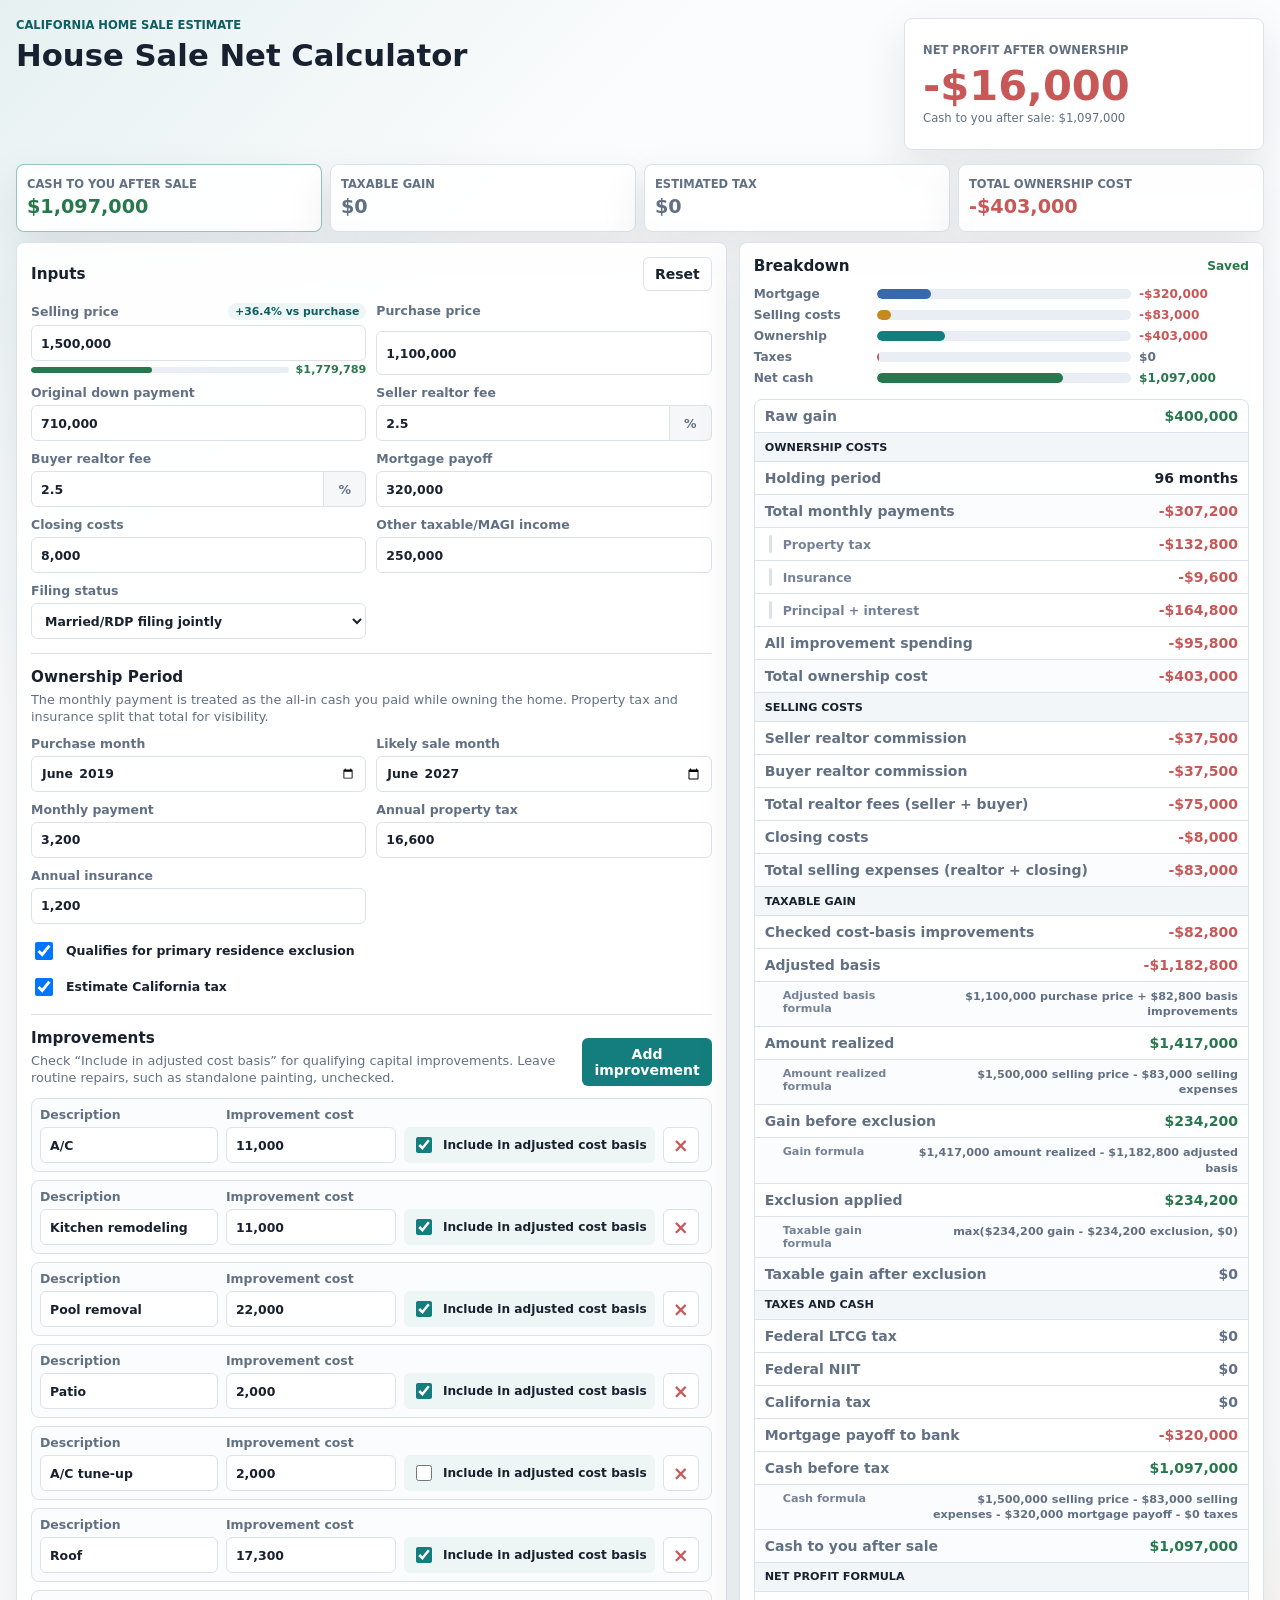
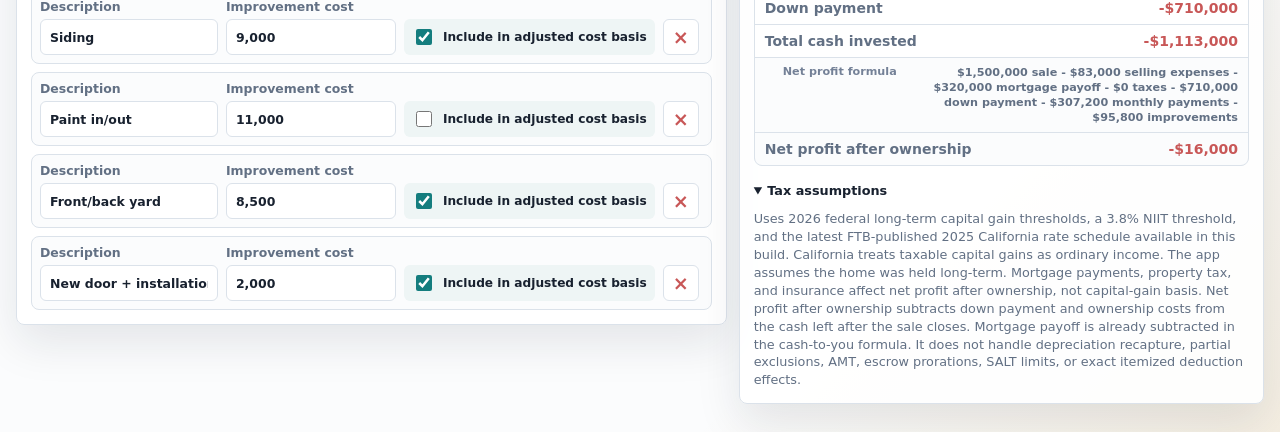
<file: calculator/index.html>
<!doctype html>
<html lang="en">
  <head>
    <meta charset="utf-8" />
    <meta name="viewport" content="width=device-width, initial-scale=1" />
    <title>House Sale Net Calculator</title>
    <link rel="icon" type="image/svg+xml" href="/calculator/favicon.svg" />
    <link rel="stylesheet" href="/calculator/styles.css" />
  </head>
  <body>
    <main class="app-shell">
      <section class="masthead">
        <div>
          <p class="eyebrow">California home sale estimate</p>
          <h1>House Sale Net Calculator</h1>
        </div>
        <div class="snapshot" aria-label="Estimated net profit summary">
          <span>Net profit after ownership</span>
          <strong id="heroNet">$0</strong>
          <small id="heroProfit">Cash to you after sale: $0</small>
        </div>
      </section>

      <section class="summary-grid" aria-label="Main results">
        <article class="metric metric-primary">
          <span>Cash to you after sale</span>
          <strong id="netCash">$0</strong>
        </article>
        <article class="metric">
          <span>Taxable gain</span>
          <strong id="taxableGain">$0</strong>
        </article>
        <article class="metric">
          <span>Estimated tax</span>
          <strong id="totalTax">$0</strong>
        </article>
        <article class="metric">
          <span>Total ownership cost</span>
          <strong id="ownershipCost">$0</strong>
        </article>
      </section>

      <div class="workspace">
        <section class="panel input-panel">
          <div class="panel-heading">
            <h2>Inputs</h2>
            <button class="ghost-button" id="resetButton" type="button">Reset</button>
          </div>

          <div class="field-grid">
            <label class="selling-price-field">
              <span class="label-with-badge">
                Selling price
                <small id="salePriceLift">0% vs purchase</small>
              </span>
              <input data-field="sellingPrice" inputmode="decimal" type="text" />
              <div class="exclusion-gauge" id="exclusionGauge">
                <div
                  class="exclusion-track"
                  id="exclusionTrack"
                  role="progressbar"
                  aria-label="Primary residence gain exclusion used"
                  aria-valuemin="0"
                  aria-valuemax="500000"
                  aria-valuenow="0"
                >
                  <span id="exclusionFill"></span>
                </div>
                <strong id="exclusionTargetPrice">$0</strong>
              </div>
            </label>
            <label>
              <span>Purchase price</span>
              <input data-field="purchasePrice" inputmode="decimal" type="text" />
            </label>
            <label>
              <span>Original down payment</span>
              <input data-field="downPayment" inputmode="decimal" type="text" />
            </label>
            <label>
              <span>Seller realtor fee</span>
              <div class="with-suffix">
                <input data-field="sellerRealtorPct" inputmode="decimal" type="text" />
                <span>%</span>
              </div>
            </label>
            <label>
              <span>Buyer realtor fee</span>
              <div class="with-suffix">
                <input data-field="buyerRealtorPct" inputmode="decimal" type="text" />
                <span>%</span>
              </div>
            </label>
            <label>
              <span>Mortgage payoff</span>
              <input data-field="mortgagePayoff" inputmode="decimal" type="text" />
            </label>
            <label>
              <span>Closing costs</span>
              <input data-field="closingCosts" inputmode="decimal" type="text" />
            </label>
            <label>
              <span>Other taxable/MAGI income</span>
              <input data-field="otherIncome" inputmode="decimal" type="text" />
            </label>
            <label>
              <span>Filing status</span>
              <select data-field="filingStatus">
                <option value="married">Married/RDP filing jointly</option>
                <option value="single">Single</option>
              </select>
            </label>
          </div>

          <div class="subsection">
            <div class="section-copy">
              <h2>Ownership Period</h2>
              <p>
                The monthly payment is treated as the all-in cash you paid while
                owning the home. Property tax and insurance split that total for
                visibility.
              </p>
            </div>
            <div class="field-grid">
              <label>
                <span>Purchase month</span>
                <input data-field="purchaseMonth" type="month" />
              </label>
              <label>
                <span>Likely sale month</span>
                <input data-field="saleMonth" type="month" />
              </label>
              <label>
                <span>Monthly payment</span>
                <input data-field="monthlyHousingPayment" inputmode="decimal" type="text" />
              </label>
              <label>
                <span>Annual property tax</span>
                <input data-field="annualPropertyTax" inputmode="decimal" type="text" />
              </label>
              <label>
                <span>Annual insurance</span>
                <input data-field="annualInsurance" inputmode="decimal" type="text" />
              </label>
            </div>
          </div>

          <div class="toggle-row">
            <label class="toggle">
              <input data-field="qualifiesForExclusion" type="checkbox" />
              <span>Qualifies for primary residence exclusion</span>
            </label>
            <label class="toggle">
              <input data-field="useCaliforniaTax" type="checkbox" />
              <span>Estimate California tax</span>
            </label>
          </div>

          <div class="costs-header">
            <div>
              <h2>Improvements</h2>
              <p>
                Check “Include in adjusted cost basis” for qualifying capital
                improvements. Leave routine repairs, such as standalone painting,
                unchecked.
              </p>
            </div>
            <button class="primary-button" id="addCostButton" type="button">Add improvement</button>
          </div>

          <div class="cost-list" id="costList" aria-live="polite"></div>
        </section>

        <section class="panel results-panel">
          <div class="panel-heading">
            <h2>Breakdown</h2>
            <span id="savedState">Saved</span>
          </div>

          <div class="bar-stack" id="barStack" aria-label="Sale proceeds allocation"></div>

          <dl class="breakdown">
            <div><dt>Raw gain</dt><dd id="rawGain">$0</dd></div>
            <div class="breakdown-heading"><dt>Ownership costs</dt><dd></dd></div>
            <div><dt>Holding period</dt><dd id="holdingPeriod">0 months</dd></div>
            <div class="parent-row"><dt>Total monthly payments</dt><dd id="totalMonthlyPayments">$0</dd></div>
            <div class="child-row"><dt>Property tax</dt><dd id="propertyTaxPaid">$0</dd></div>
            <div class="child-row"><dt>Insurance</dt><dd id="insurancePaid">$0</dd></div>
            <div class="child-row"><dt>Principal + interest</dt><dd id="mortgagePaymentPortion">$0</dd></div>
            <div><dt>All improvement spending</dt><dd id="allTrackedCosts">$0</dd></div>
            <div class="parent-row"><dt>Total ownership cost</dt><dd id="totalOwnershipCost">$0</dd></div>

            <div class="breakdown-heading"><dt>Selling costs</dt><dd></dd></div>
            <div><dt>Seller realtor commission</dt><dd id="sellerRealtorFee">$0</dd></div>
            <div><dt>Buyer realtor commission</dt><dd id="buyerRealtorFee">$0</dd></div>
            <div><dt>Total realtor fees (seller + buyer)</dt><dd id="realtorFees">$0</dd></div>
            <div><dt>Closing costs</dt><dd id="closingCosts">$0</dd></div>
            <div class="parent-row"><dt>Total selling expenses (realtor + closing)</dt><dd id="sellingExpenses">$0</dd></div>

            <div class="breakdown-heading"><dt>Taxable gain</dt><dd></dd></div>
            <div><dt>Checked cost-basis improvements</dt><dd id="basisCosts">$0</dd></div>
            <div><dt>Adjusted basis</dt><dd id="adjustedBasis">$0</dd></div>
            <div class="formula-row"><dt>Adjusted basis formula</dt><dd id="adjustedBasisFormula"></dd></div>
            <div><dt>Amount realized</dt><dd id="amountRealized">$0</dd></div>
            <div class="formula-row"><dt>Amount realized formula</dt><dd id="amountRealizedFormula"></dd></div>
            <div><dt>Gain before exclusion</dt><dd id="gainBeforeExclusion">$0</dd></div>
            <div class="formula-row"><dt>Gain formula</dt><dd id="gainBeforeExclusionFormula"></dd></div>
            <div><dt>Exclusion applied</dt><dd id="exclusionApplied">$0</dd></div>
            <div class="formula-row"><dt>Taxable gain formula</dt><dd id="taxableGainFormula"></dd></div>
            <div class="parent-row"><dt>Taxable gain after exclusion</dt><dd id="taxableGainDetail">$0</dd></div>

            <div class="breakdown-heading"><dt>Taxes and cash</dt><dd></dd></div>
            <div><dt>Federal LTCG tax</dt><dd id="federalTax">$0</dd></div>
            <div><dt>Federal NIIT</dt><dd id="niitTax">$0</dd></div>
            <div><dt>California tax</dt><dd id="californiaTax">$0</dd></div>
            <div><dt>Mortgage payoff to bank</dt><dd id="mortgagePayoff">$0</dd></div>
            <div><dt>Cash before tax</dt><dd id="cashBeforeTax">$0</dd></div>
            <div class="formula-row"><dt>Cash formula</dt><dd id="netCashFormula"></dd></div>
            <div class="parent-row"><dt>Cash to you after sale</dt><dd id="netCashDetail">$0</dd></div>

            <div class="breakdown-heading"><dt>Net profit formula</dt><dd></dd></div>
            <div><dt>Down payment</dt><dd id="downPayment">$0</dd></div>
            <div><dt>Total cash invested</dt><dd id="totalCashInvested">$0</dd></div>
            <div class="formula-row"><dt>Net profit formula</dt><dd id="economicProfitFormula"></dd></div>
            <div class="parent-row"><dt>Net profit after ownership</dt><dd id="economicProfitDetail">$0</dd></div>
          </dl>

          <details class="notes" open>
            <summary>Tax assumptions</summary>
            <p>
              Uses 2026 federal long-term capital gain thresholds, a 3.8% NIIT
              threshold, and the latest FTB-published 2025 California rate
              schedule available in this build. California treats taxable capital
              gains as ordinary income. The app assumes the home was held
              long-term. Mortgage payments, property tax, and insurance affect
              net profit after ownership, not capital-gain basis.
              Net profit after ownership subtracts down payment and ownership
              costs from the cash left after the sale closes. Mortgage payoff is
              already subtracted in the cash-to-you formula.
              It does not handle depreciation recapture, partial exclusions, AMT,
              escrow prorations, SALT limits, or exact itemized deduction effects.
            </p>
          </details>
        </section>
      </div>
    </main>

    <script src="/calculator/app.js"></script>
  </body>
</html>
</file>
<file: calculator/styles.css>
:root {
  --ink: #18212f;
  --muted: #627084;
  --line: #dbe2ea;
  --paper: #fbfcfd;
  --panel: #ffffff;
  --teal: #147d7e;
  --teal-deep: #0e5e60;
  --gold: #c5891d;
  --rose: #c85757;
  --green: #28784d;
  --blue: #3969a8;
  --shadow: 0 18px 45px rgba(22, 33, 48, 0.1);
}

* {
  box-sizing: border-box;
}

body {
  margin: 0;
  min-height: 100vh;
  color: var(--ink);
  background:
    linear-gradient(135deg, rgba(20, 125, 126, 0.09), transparent 32rem),
    linear-gradient(315deg, rgba(197, 137, 29, 0.12), transparent 26rem),
    var(--paper);
  font-family:
    Inter, ui-sans-serif, system-ui, -apple-system, BlinkMacSystemFont, "Segoe UI",
    sans-serif;
  font-size: 14px;
}

button,
input,
select {
  font: inherit;
}

button {
  cursor: pointer;
}

.app-shell {
  width: min(1440px, calc(100% - 32px));
  margin: 0 auto;
  padding: 18px 0 28px;
}

.masthead {
  display: grid;
  grid-template-columns: minmax(0, 1fr) minmax(260px, 360px);
  gap: 16px;
  align-items: stretch;
  margin-bottom: 14px;
}

.eyebrow {
  margin: 0 0 8px;
  color: var(--teal-deep);
  font-size: 0.72rem;
  font-weight: 800;
  text-transform: uppercase;
}

h1,
h2,
p {
  margin-top: 0;
}

h1 {
  max-width: 760px;
  margin-bottom: 0;
  font-size: clamp(1.4rem, 2.4vw, 2.1rem);
  line-height: 1;
}

h2 {
  margin-bottom: 0;
  font-size: 0.95rem;
}

.version-note {
  margin: 6px 0 0;
  color: var(--muted);
  font-size: 0.76rem;
  line-height: 1.3;
}

.lede {
  max-width: 760px;
  margin-bottom: 0;
  color: var(--muted);
  font-size: 0.92rem;
  line-height: 1.4;
}

.snapshot,
.metric,
.panel {
  background: rgba(255, 255, 255, 0.92);
  border: 1px solid var(--line);
  box-shadow: var(--shadow);
}

.snapshot {
  display: flex;
  min-height: 132px;
  flex-direction: column;
  justify-content: center;
  border-radius: 8px;
  padding: 18px;
}

.snapshot span,
.metric span {
  color: var(--muted);
  font-size: 0.72rem;
  font-weight: 700;
  text-transform: uppercase;
}

.snapshot strong {
  display: block;
  margin: 8px 0 4px;
  font-size: clamp(1.65rem, 3.4vw, 2.6rem);
  line-height: 1;
}

.snapshot small {
  color: var(--muted);
}

.summary-grid {
  display: grid;
  grid-template-columns: repeat(4, minmax(0, 1fr));
  gap: 8px;
  margin-bottom: 10px;
}

.metric {
  min-height: 68px;
  border-radius: 8px;
  padding: 10px;
}

.metric strong {
  display: block;
  margin-top: 6px;
  font-size: clamp(0.98rem, 1.5vw, 1.28rem);
  line-height: 1.05;
}

.metric-primary {
  border-color: rgba(20, 125, 126, 0.45);
}

.workspace {
  display: grid;
  grid-template-columns: minmax(380px, 1.15fr) minmax(360px, 0.85fr);
  gap: 12px;
  align-items: start;
}

.panel {
  border-radius: 8px;
  padding: 14px;
}

.panel-heading,
.costs-header {
  display: flex;
  gap: 12px;
  align-items: center;
  justify-content: space-between;
  margin-bottom: 12px;
}

.field-grid {
  display: grid;
  grid-template-columns: repeat(2, minmax(0, 1fr));
  gap: 10px;
}

.subsection {
  margin-top: 14px;
  border-top: 1px solid var(--line);
  padding-top: 14px;
}

.section-copy {
  margin-bottom: 10px;
}

.section-copy p {
  max-width: 680px;
  margin: 5px 0 0;
  color: var(--muted);
  font-size: 0.8rem;
  line-height: 1.35;
}

label {
  display: grid;
  gap: 5px;
  color: var(--muted);
  font-size: 0.78rem;
  font-weight: 700;
}

.label-with-badge {
  display: flex;
  min-width: 0;
  align-items: center;
  justify-content: space-between;
  gap: 10px;
}

.label-with-badge small {
  flex: 0 0 auto;
  border-radius: 999px;
  padding: 2px 7px;
  background: #eef5f5;
  color: var(--teal-deep);
  font-size: 0.68rem;
  font-weight: 900;
}

.exclusion-gauge {
  display: grid;
  grid-template-columns: minmax(60px, 1fr) auto;
  gap: 7px;
  align-items: center;
  margin-top: -2px;
}

.exclusion-gauge > strong {
  color: var(--green);
  font-size: 0.7rem;
  line-height: 1;
  text-align: right;
}

.exclusion-track {
  height: 6px;
  overflow: hidden;
  border-radius: 999px;
  background: #e8eef3;
}

.exclusion-track span {
  display: block;
  width: 0;
  height: 100%;
  border-radius: inherit;
  background: var(--green);
  transition: width 160ms ease;
}

.exclusion-gauge.is-over > strong {
  color: var(--rose);
}

.exclusion-gauge.is-over .exclusion-track span {
  background: var(--rose);
}

.exclusion-gauge.is-disabled {
  opacity: 0.65;
}

input,
select {
  width: 100%;
  min-height: 36px;
  border: 1px solid var(--line);
  border-radius: 6px;
  padding: 7px 9px;
  color: var(--ink);
  background: #fff;
  outline: none;
}

input:focus,
select:focus {
  border-color: var(--teal);
  box-shadow: 0 0 0 3px rgba(20, 125, 126, 0.13);
}

.with-suffix {
  display: grid;
  grid-template-columns: 1fr 42px;
  align-items: center;
}

.with-suffix input {
  border-radius: 6px 0 0 6px;
}

.with-suffix span {
  display: grid;
  min-height: 36px;
  place-items: center;
  border: 1px solid var(--line);
  border-left: 0;
  border-radius: 0 6px 6px 0;
  background: #f5f7f9;
  color: var(--muted);
}

.toggle-row {
  display: grid;
  gap: 6px;
  margin: 12px 0;
}

.toggle {
  display: flex;
  min-height: 30px;
  align-items: center;
  gap: 10px;
  color: var(--ink);
  font-weight: 650;
}

.toggle input {
  width: 18px;
  min-height: 18px;
}

.primary-button,
.ghost-button,
.row-button {
  border: 1px solid transparent;
  border-radius: 6px;
  min-height: 34px;
  padding: 7px 11px;
  font-weight: 800;
}

.primary-button {
  background: var(--teal);
  color: white;
}

.ghost-button,
.row-button {
  border-color: var(--line);
  background: white;
  color: var(--ink);
}

.costs-header {
  align-items: end;
  border-top: 1px solid var(--line);
  padding-top: 14px;
}

.costs-header p {
  margin: 5px 0 0;
  color: var(--muted);
  font-size: 0.8rem;
  line-height: 1.35;
}

.cost-list {
  display: grid;
  gap: 8px;
}

.cost-row {
  display: grid;
  grid-template-columns: minmax(160px, 1fr) minmax(120px, 170px) minmax(180px, auto) 40px;
  gap: 8px;
  align-items: end;
  border: 1px solid var(--line);
  border-radius: 8px;
  padding: 8px;
  background: #fbfcfd;
}

.basis-check {
  display: flex;
  min-height: 36px;
  align-items: center;
  gap: 8px;
  border-radius: 6px;
  padding: 5px 8px;
  background: #eef5f5;
  color: var(--ink);
  font-size: 0.76rem;
}

.basis-check input {
  width: 16px;
  min-height: 16px;
  accent-color: var(--teal);
}

.icon-button {
  display: grid;
  width: 36px;
  height: 36px;
  place-items: center;
  border: 1px solid var(--line);
  border-radius: 6px;
  background: #fff;
  color: var(--rose);
  font-size: 1.2rem;
  font-weight: 900;
}

.bar-stack {
  display: grid;
  gap: 7px;
  margin-bottom: 12px;
}

.bar-row {
  display: grid;
  grid-template-columns: 115px 1fr 110px;
  gap: 8px;
  align-items: center;
  color: var(--muted);
  font-size: 0.76rem;
  font-weight: 750;
}

.bar-track {
  height: 10px;
  overflow: hidden;
  border-radius: 999px;
  background: #e8eef3;
}

.bar-fill {
  height: 100%;
  min-width: 2px;
  border-radius: inherit;
}

.breakdown {
  display: grid;
  gap: 1px;
  overflow: hidden;
  border: 1px solid var(--line);
  border-radius: 8px;
  background: var(--line);
}

.breakdown div {
  display: flex;
  min-height: 32px;
  align-items: center;
  justify-content: space-between;
  gap: 12px;
  padding: 7px 10px;
  background: #fff;
}

.breakdown .breakdown-heading {
  min-height: 28px;
  background: #f2f6f8;
}

.breakdown .breakdown-heading dt {
  color: var(--ink);
  font-size: 0.7rem;
  font-weight: 900;
  text-transform: uppercase;
}

.breakdown .parent-row {
  background: #fbfcfd;
}

.breakdown .parent-row dt,
.breakdown .parent-row dd {
  font-weight: 900;
}

.breakdown .child-row {
  position: relative;
  padding-left: 28px;
  background: #fff;
}

.breakdown .child-row::before {
  content: "";
  position: absolute;
  left: 14px;
  top: 7px;
  bottom: 7px;
  width: 3px;
  border-radius: 999px;
  background: var(--line);
}

.breakdown .child-row dt {
  color: #748197;
  font-size: 0.78rem;
}

.breakdown .formula-row {
  display: grid;
  grid-template-columns: 120px minmax(0, 1fr);
  align-items: start;
  min-height: 30px;
  padding-left: 28px;
  background: #fbfcfd;
}

.breakdown .formula-row dt {
  color: #748197;
  font-size: 0.7rem;
  font-weight: 800;
}

.breakdown .formula-row dd {
  color: var(--muted);
  font-size: 0.7rem;
  font-weight: 750;
  line-height: 1.35;
  text-align: right;
}

dt {
  color: var(--muted);
  font-weight: 700;
}

dd {
  margin: 0;
  font-weight: 850;
  text-align: right;
}

.value-positive {
  color: var(--green);
}

.value-negative {
  color: var(--rose);
}

.value-neutral {
  color: var(--muted);
}

#savedState {
  color: var(--green);
  font-size: 0.76rem;
  font-weight: 800;
}

.notes {
  margin-top: 16px;
  color: var(--muted);
  font-size: 0.8rem;
  line-height: 1.4;
}

.notes summary {
  color: var(--ink);
  font-weight: 850;
}

.notes p {
  margin: 10px 0 0;
}

@media (max-width: 980px) {
  .masthead,
  .workspace,
  .summary-grid {
    grid-template-columns: 1fr;
  }

  .summary-grid {
    grid-template-columns: repeat(2, minmax(0, 1fr));
  }
}

@media (max-width: 680px) {
  .app-shell {
    width: min(100% - 20px, 1440px);
    padding-top: 12px;
  }

  .field-grid,
  .summary-grid,
  .cost-row,
  .bar-row,
  .breakdown .formula-row {
    grid-template-columns: 1fr;
  }

  .cost-row {
    align-items: stretch;
  }

  .icon-button {
    width: 100%;
  }

  .panel {
    padding: 14px;
  }

  .panel-heading,
  .costs-header {
    align-items: stretch;
    flex-direction: column;
  }
}
</file>
